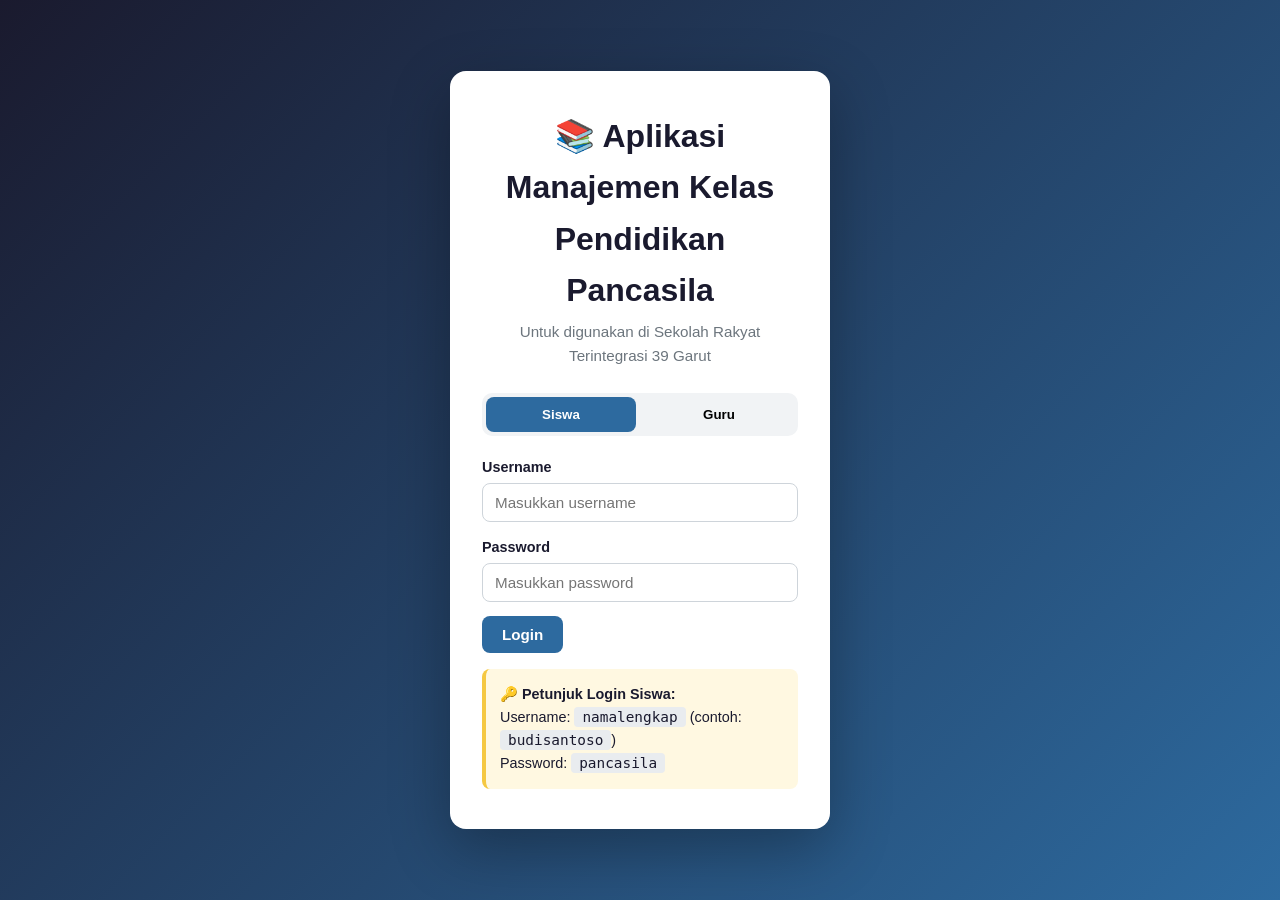
<file: index.html>
<!DOCTYPE html>
<html lang="id">
<head>
    <meta charset="UTF-8" />
    <meta name="viewport" content="width=device-width, initial-scale=1.0" />
    <title>Aplikasi Manajemen Kelas Pendidikan Pancasila</title>
    <link rel="stylesheet" href="css/style.css" />
</head>
<body>
    <nav class="navbar">
        <div class="nav-container">
            <a href="index.html" class="nav-brand">📚 Aplikasi Manajemen Kelas Pendidikan Pancasila</a>
            <ul class="nav-menu">
                <li><a href="dashboard.html">Dashboard</a></li>
                <li><a href="attendance.html">Daftar Hadir</a></li>
                <li><a href="agenda.html">Agenda Harian</a></li>
                <li><a href="manage-semester.html">Kelola Semester</a></li>
                <li><a href="import-export.html">Impor/Ekspor</a></li>
                <li><a href="login.html" id="logoutBtn">Logout</a></li>
            </ul>
        </div>
    </nav>

    <main class="container">
        <section class="hero">
            <h1>Selamat Datang di Sistem Kelas</h1>
            <p>Pendidikan Pancasila — SRD s.d. SRMA</p>
            <div class="hero-cards">
                <div class="card" onclick="location.href='attendance.html'">
                    <span>📋</span>
                    <h3>Daftar Hadir</h3>
                    <p>Kelola kehadiran murid per semester</p>
                </div>
                <div class="card" onclick="location.href='agenda.html'">
                    <span>📝</span>
                    <h3>Agenda Harian</h3>
                    <p>Catat kegiatan & kejadian di kelas</p>
                </div>
                <div class="card" onclick="location.href='import-export.html'">
                    <span>📂</span>
                    <h3>Impor / Ekspor</h3>
                    <p>Upload & download template .xlsx</p>
                </div>
            </div>
        </section>
    </main>

    <script src="js/auth.js"></script>
    <script>
        // Cek status login
        if (!sessionStorage.getItem('loggedIn')) {
            window.location.href = 'login.html';
        }
        document.getElementById('logoutBtn').addEventListener('click', function(e) {
            e.preventDefault();
            sessionStorage.clear();
            window.location.href = 'login.html';
        });
    </script>
</body>
</html>
</file>
<file: css/style.css>
/* ===== RESET & BASE ===== */
* {
    margin: 0;
    padding: 0;
    box-sizing: border-box;
}

body {
    font-family: 'Segoe UI', Tahoma, Geneva, Verdana, sans-serif;
    background: #f0f4f8;
    color: #1a1a2e;
    line-height: 1.6;
}

.container {
    max-width: 1200px;
    margin: 0 auto;
    padding: 20px;
}

/* ===== NAVBAR ===== */
.navbar {
    background: #1a1a2e;
    color: #fff;
    padding: 12px 0;
    box-shadow: 0 2px 10px rgba(0,0,0,0.2);
    position: sticky;
    top: 0;
    z-index: 100;
}

.nav-container {
    max-width: 1200px;
    margin: 0 auto;
    padding: 0 20px;
    display: flex;
    justify-content: space-between;
    align-items: center;
    flex-wrap: wrap;
}

.nav-brand {
    color: #f5c842;
    font-size: 1.4rem;
    font-weight: bold;
    text-decoration: none;
}

.nav-menu {
    list-style: none;
    display: flex;
    gap: 16px;
    flex-wrap: wrap;
}

.nav-menu a {
    color: #e0e0e0;
    text-decoration: none;
    padding: 6px 12px;
    border-radius: 6px;
    transition: background 0.2s;
    font-size: 0.95rem;
}

.nav-menu a:hover {
    background: #2d2d44;
    color: #fff;
}

/* ===== BUTTONS ===== */
.btn {
    display: inline-block;
    padding: 10px 20px;
    border: none;
    border-radius: 8px;
    font-size: 0.95rem;
    font-weight: 600;
    cursor: pointer;
    transition: all 0.2s;
    text-decoration: none;
    color: #fff;
}

.btn-primary {
    background: #2d6a9f;
}
.btn-primary:hover {
    background: #1e4a73;
}

.btn-success {
    background: #2d8f5c;
}
.btn-success:hover {
    background: #1e6b44;
}

.btn-secondary {
    background: #6c757d;
}
.btn-secondary:hover {
    background: #495057;
}

.btn-warning {
    background: #d4a017;
    color: #1a1a2e;
}
.btn-warning:hover {
    background: #b8890e;
}

.btn-danger {
    background: #c0392b;
}
.btn-danger:hover {
    background: #922b21;
}

/* ===== CARDS ===== */
.card {
    background: #fff;
    border-radius: 12px;
    padding: 24px;
    box-shadow: 0 4px 12px rgba(0,0,0,0.06);
    transition: transform 0.2s;
    cursor: pointer;
}

.card:hover {
    transform: translateY(-4px);
}

.hero-cards {
    display: grid;
    grid-template-columns: repeat(auto-fit, minmax(200px, 1fr));
    gap: 20px;
    margin-top: 30px;
}

/* ===== FORM ===== */
.form-group {
    margin-bottom: 14px;
}

.form-group label {
    display: block;
    font-weight: 600;
    margin-bottom: 4px;
    font-size: 0.9rem;
}

.form-group input,
.form-group select,
.form-group textarea {
    width: 100%;
    padding: 10px 12px;
    border: 1px solid #ced4da;
    border-radius: 8px;
    font-size: 0.95rem;
    transition: border 0.2s;
}

.form-group input:focus,
.form-group select:focus,
.form-group textarea:focus {
    border-color: #2d6a9f;
    outline: none;
    box-shadow: 0 0 0 3px rgba(45, 106, 159, 0.15);
}

.form-row {
    display: grid;
    grid-template-columns: 1fr 1fr;
    gap: 16px;
}

/* ===== TABLE ===== */
.table-wrapper {
    overflow-x: auto;
    background: #fff;
    border-radius: 12px;
    padding: 12px;
    box-shadow: 0 2px 8px rgba(0,0,0,0.06);
}

table {
    width: 100%;
    border-collapse: collapse;
    font-size: 0.9rem;
}

th {
    background: #1a1a2e;
    color: #fff;
    padding: 10px 8px;
    text-align: left;
    white-space: nowrap;
}

td {
    padding: 8px;
    border-bottom: 1px solid #e9ecef;
}

tr:hover {
    background: #f8f9fa;
}

/* ===== LOGIN ===== */
.login-page {
    display: flex;
    justify-content: center;
    align-items: center;
    min-height: 100vh;
    background: linear-gradient(135deg, #1a1a2e 0%, #2d6a9f 100%);
}

.login-container {
    width: 100%;
    max-width: 420px;
    padding: 20px;
}

.login-box {
    background: #fff;
    border-radius: 16px;
    padding: 40px 32px;
    box-shadow: 0 20px 60px rgba(0,0,0,0.3);
}

.login-box h1 {
    text-align: center;
    color: #1a1a2e;
    margin-bottom: 4px;
}

.login-box .subtitle {
    text-align: center;
    color: #6c757d;
    margin-bottom: 24px;
    font-size: 0.95rem;
}

.role-selector {
    display: flex;
    gap: 8px;
    margin-bottom: 20px;
    background: #f1f3f5;
    border-radius: 10px;
    padding: 4px;
}

.role-btn {
    flex: 1;
    padding: 10px;
    border: none;
    border-radius: 8px;
    font-weight: 600;
    cursor: pointer;
    background: transparent;
    transition: all 0.2s;
}

.role-btn.active {
    background: #2d6a9f;
    color: #fff;
}

.login-hint {
    margin-top: 16px;
    padding: 14px;
    background: #fff8e1;
    border-radius: 8px;
    border-left: 4px solid #f5c842;
    font-size: 0.9rem;
}

.login-hint code {
    background: #e9ecef;
    padding: 2px 8px;
    border-radius: 4px;
}

.error-msg {
    color: #c0392b;
    margin-top: 12px;
    text-align: center;
}

/* ===== DASHBOARD ===== */
.dashboard-grid {
    display: grid;
    grid-template-columns: repeat(auto-fit, minmax(180px, 1fr));
    gap: 20px;
    margin: 20px 0;
}

.stat-card {
    background: #fff;
    padding: 20px;
    border-radius: 12px;
    text-align: center;
    box-shadow: 0 2px 8px rgba(0,0,0,0.06);
}

.stat-card h3 {
    font-size: 0.95rem;
    color: #6c757d;
}

.stat-card p {
    font-size: 2.2rem;
    font-weight: bold;
    color: #1a1a2e;
}

.quick-actions {
    margin-top: 30px;
}

.action-buttons {
    display: flex;
    gap: 12px;
    flex-wrap: wrap;
    margin-top: 12px;
}

/* ===== SEMESTER ===== */
.semester-controls {
    display: flex;
    gap: 12px;
    align-items: flex-end;
    flex-wrap: wrap;
    margin-bottom: 24px;
}

.semester-list .semester-item {
    display: flex;
    justify-content: space-between;
    align-items: center;
    padding: 12px 16px;
    background: #fff;
    border-radius: 8px;
    margin-bottom: 8px;
    box-shadow: 0 1px 4px rgba(0,0,0,0.06);
}

/* ===== AGENDA ===== */
.agenda-form {
    background: #fff;
    padding: 24px;
    border-radius: 12px;
    margin-bottom: 30px;
    box-shadow: 0 2px 8px rgba(0,0,0,0.06);
}

.agenda-item {
    background: #fff;
    padding: 16px 20px;
    border-radius: 10px;
    margin-bottom: 10px;
    box-shadow: 0 1px 4px rgba(0,0,0,0.06);
    border-left: 4px solid #2d6a9f;
}

/* ===== IMPORT EXPORT ===== */
.import-export-grid {
    display: grid;
    grid-template-columns: repeat(auto-fit, minmax(220px, 1fr));
    gap: 20px;
    margin-top: 20px;
}

.import-export-grid .card {
    cursor: default;
}

.import-export-grid .card:hover {
    transform: none;
}

/* ===== RESPONSIVE ===== */
@media (max-width: 768px) {
    .form-row {
        grid-template-columns: 1fr;
    }
    .nav-menu {
        gap: 8px;
    }
    .nav-menu a {
        font-size: 0.8rem;
        padding: 4px 8px;
    }
    .login-box {
        padding: 28px 20px;
    }
    .dashboard-grid {
        grid-template-columns: 1fr 1fr;
    }
    .hero-cards {
        grid-template-columns: 1fr;
    }
}

@media (max-width: 480px) {
    .dashboard-grid {
        grid-template-columns: 1fr;
    }
    .container {
        padding: 12px;
    }
}
</file>
